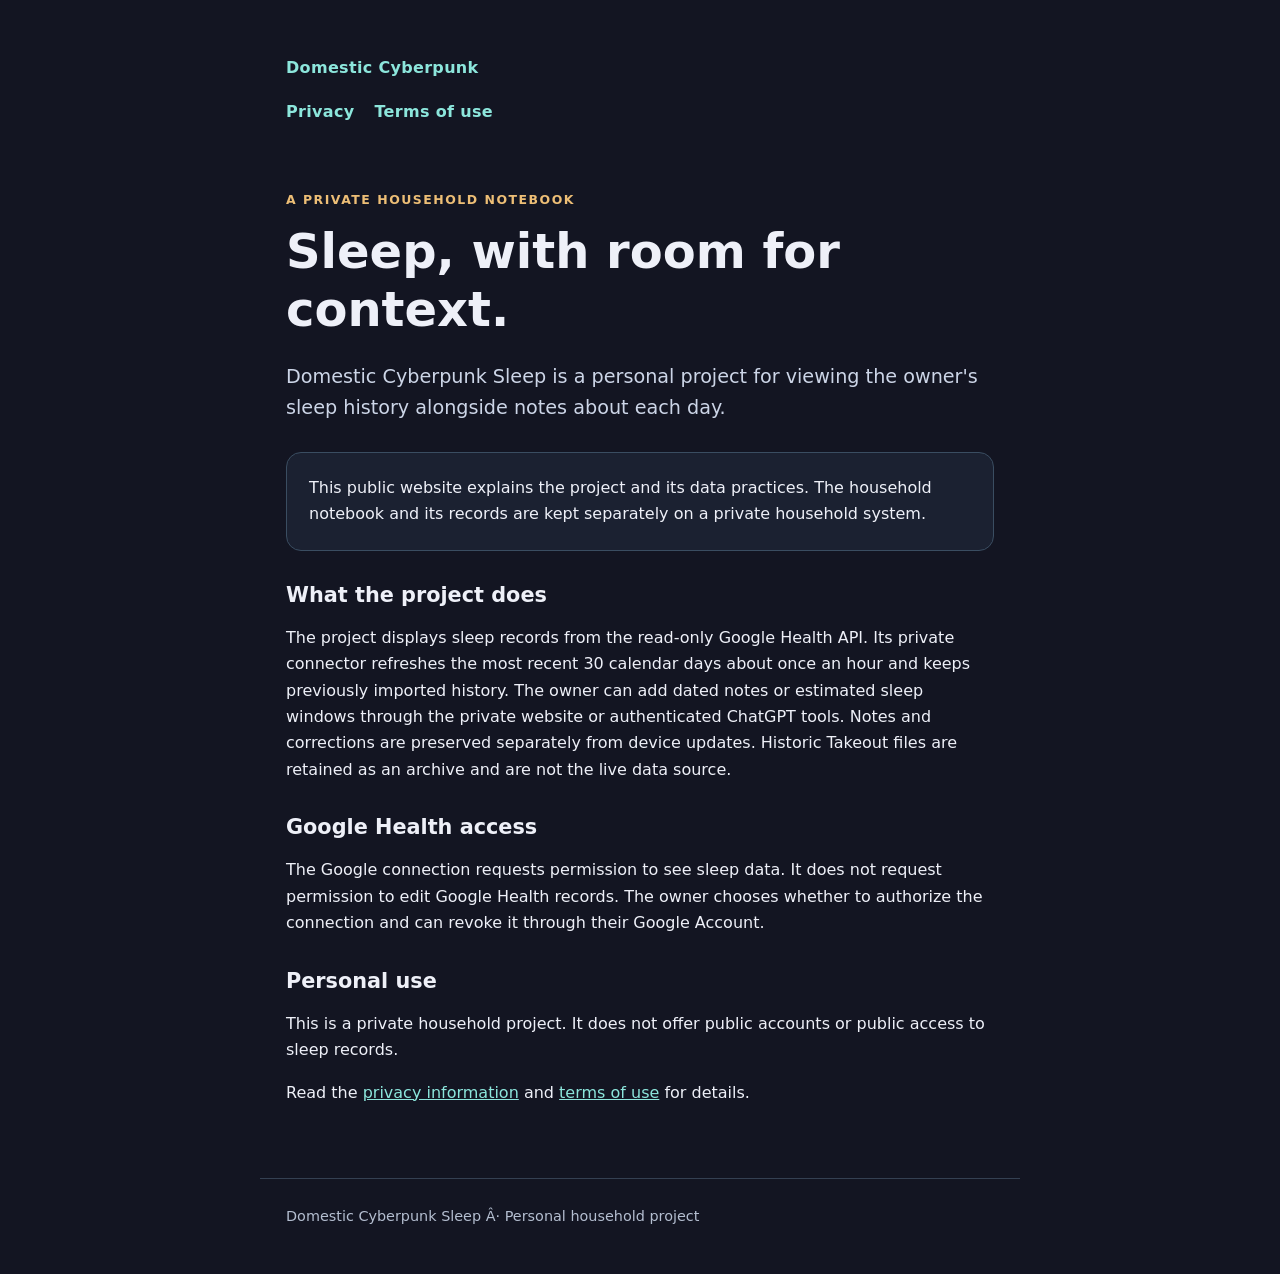
<file: index.html>
<!doctype html>
<html lang="en"><head><meta charset="utf-8"><meta name="viewport" content="width=device-width,initial-scale=1"><meta name="description" content="Information about Domestic Cyberpunk Sleep, a private household sleep notebook."><title>Domestic Cyberpunk Sleep</title><link rel="stylesheet" href="style.css"></head>
<body><header><a href="index.html">Domestic Cyberpunk</a><nav aria-label="Information pages"><a href="privacy.html">Privacy</a><a href="terms.html">Terms of use</a></nav></header><main>
<p class="eyebrow">A private household notebook</p><h1>Sleep, with room for context.</h1>
<p class="intro">Domestic Cyberpunk Sleep is a personal project for viewing the owner's sleep history alongside notes about each day.</p>
<div class="card"><p>This public website explains the project and its data practices. The household notebook and its records are kept separately on a private household system.</p></div>
<h2>What the project does</h2><p>The project displays sleep records from the read-only Google Health API. Its private connector refreshes the most recent 30 calendar days about once an hour and keeps previously imported history. The owner can add dated notes or estimated sleep windows through the private website or authenticated ChatGPT tools. Notes and corrections are preserved separately from device updates. Historic Takeout files are retained as an archive and are not the live data source.</p>
<h2>Google Health access</h2><p>The Google connection requests permission to see sleep data. It does not request permission to edit Google Health records. The owner chooses whether to authorize the connection and can revoke it through their Google Account.</p>
<h2>Personal use</h2><p>This is a private household project. It does not offer public accounts or public access to sleep records.</p>
<p>Read the <a href="privacy.html">privacy information</a> and <a href="terms.html">terms of use</a> for details.</p>
</main><footer>Domestic Cyberpunk Sleep Â· Personal household project</footer></body></html>
</file>
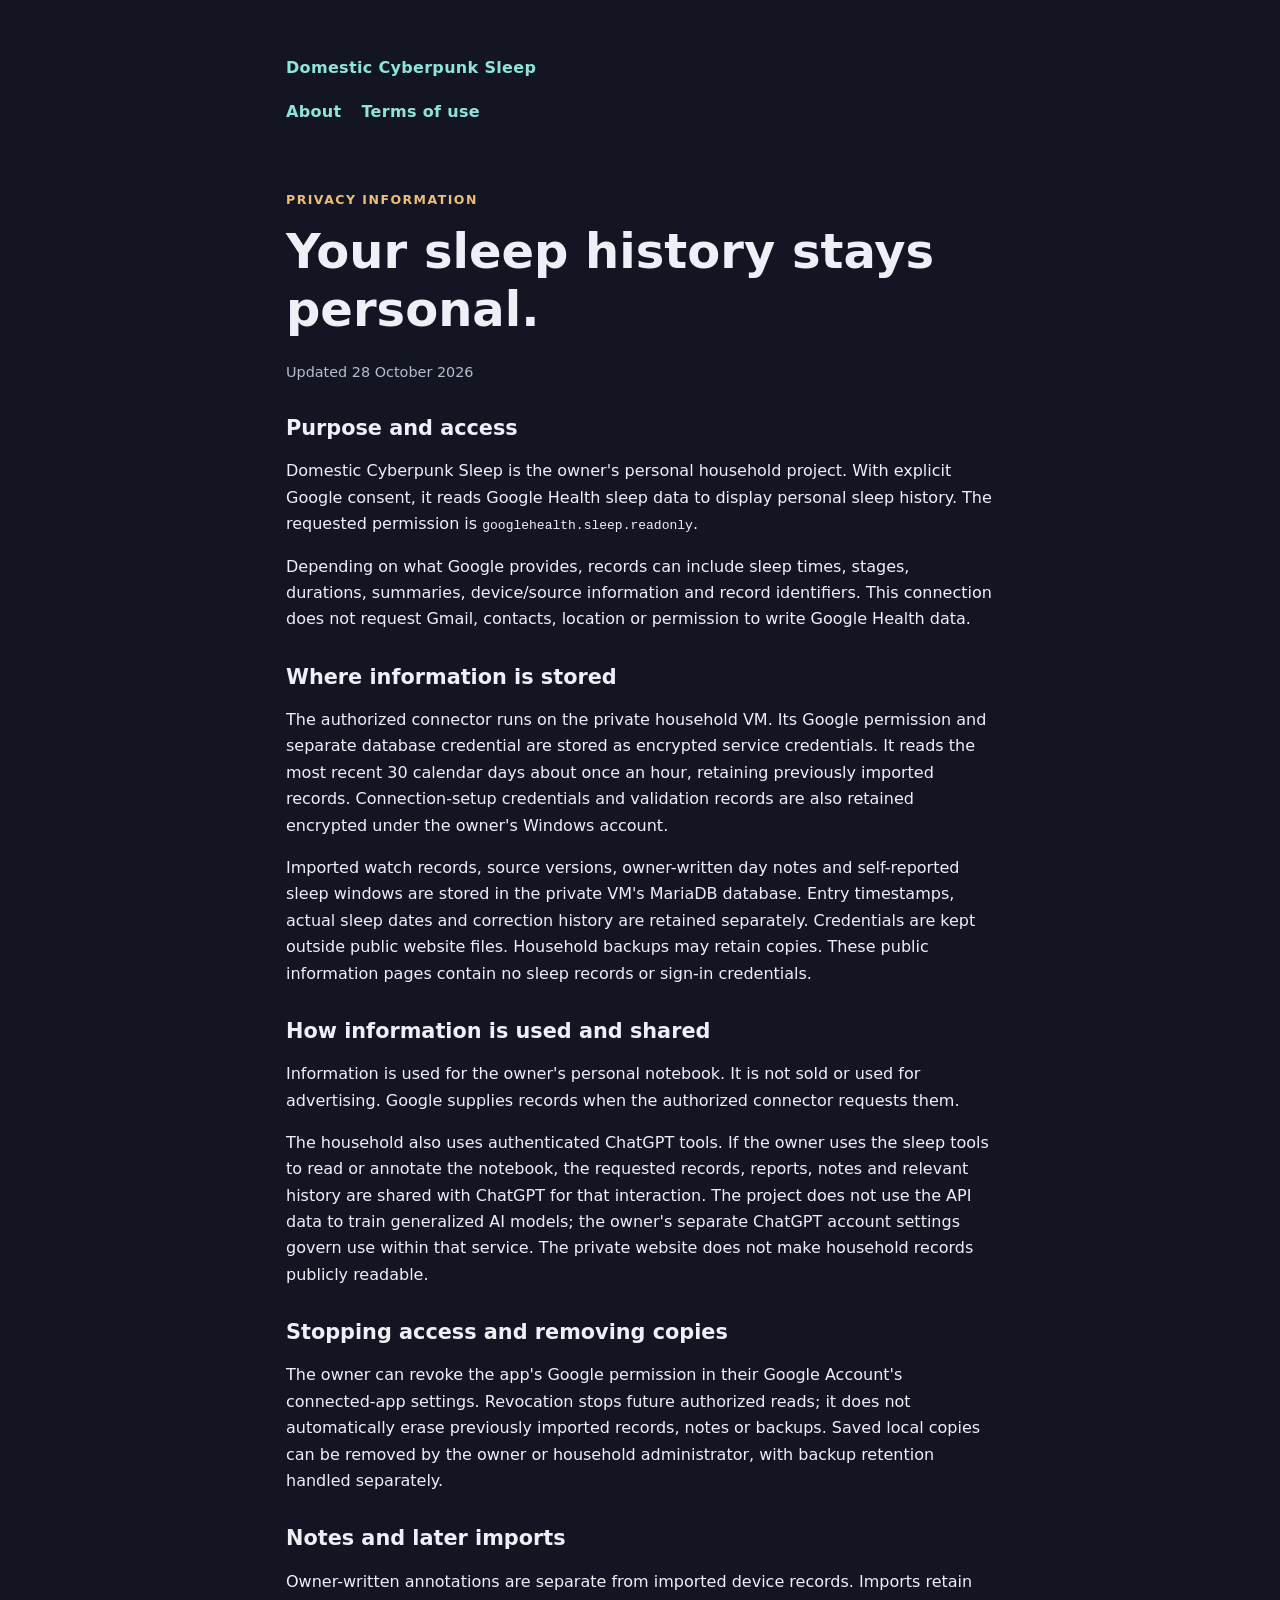
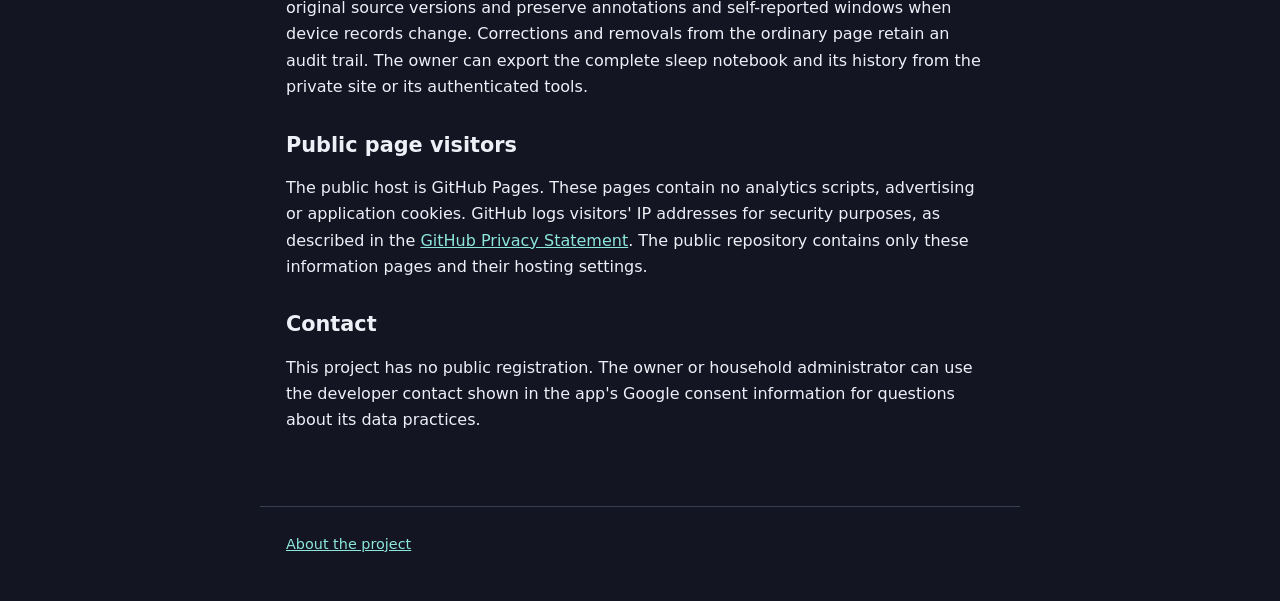
<file: privacy.html>
<!doctype html>
<html lang="en"><head><meta charset="utf-8"><meta name="viewport" content="width=device-width,initial-scale=1"><title>Privacy Â· Domestic Cyberpunk Sleep</title><link rel="stylesheet" href="style.css"></head>
<body><header><a href="index.html">Domestic Cyberpunk Sleep</a><nav aria-label="Information pages"><a href="index.html">About</a><a href="terms.html">Terms of use</a></nav></header><main>
<p class="eyebrow">Privacy information</p><h1>Your sleep history stays personal.</h1><p class="updated">Updated 28 October 2026</p>
<h2>Purpose and access</h2><p>Domestic Cyberpunk Sleep is the owner's personal household project. With explicit Google consent, it reads Google Health sleep data to display personal sleep history. The requested permission is <code>googlehealth.sleep.readonly</code>.</p>
<p>Depending on what Google provides, records can include sleep times, stages, durations, summaries, device/source information and record identifiers. This connection does not request Gmail, contacts, location or permission to write Google Health data.</p>
<h2>Where information is stored</h2><p>The authorized connector runs on the private household VM. Its Google permission and separate database credential are stored as encrypted service credentials. It reads the most recent 30 calendar days about once an hour, retaining previously imported records. Connection-setup credentials and validation records are also retained encrypted under the owner's Windows account.</p>
<p>Imported watch records, source versions, owner-written day notes and self-reported sleep windows are stored in the private VM's MariaDB database. Entry timestamps, actual sleep dates and correction history are retained separately. Credentials are kept outside public website files. Household backups may retain copies. These public information pages contain no sleep records or sign-in credentials.</p>
<h2>How information is used and shared</h2><p>Information is used for the owner's personal notebook. It is not sold or used for advertising. Google supplies records when the authorized connector requests them.</p>
<p>The household also uses authenticated ChatGPT tools. If the owner uses the sleep tools to read or annotate the notebook, the requested records, reports, notes and relevant history are shared with ChatGPT for that interaction. The project does not use the API data to train generalized AI models; the owner's separate ChatGPT account settings govern use within that service. The private website does not make household records publicly readable.</p>
<h2>Stopping access and removing copies</h2><p>The owner can revoke the app's Google permission in their Google Account's connected-app settings. Revocation stops future authorized reads; it does not automatically erase previously imported records, notes or backups. Saved local copies can be removed by the owner or household administrator, with backup retention handled separately.</p>
<h2>Notes and later imports</h2><p>Owner-written annotations are separate from imported device records. Imports retain original source versions and preserve annotations and self-reported windows when device records change. Corrections and removals from the ordinary page retain an audit trail. The owner can export the complete sleep notebook and its history from the private site or its authenticated tools.</p>
<h2>Public page visitors</h2><p>The public host is GitHub Pages. These pages contain no analytics scripts, advertising or application cookies. GitHub logs visitors' IP addresses for security purposes, as described in the <a href="https://docs.github.com/en/site-policy/privacy-policies/github-general-privacy-statement">GitHub Privacy Statement</a>. The public repository contains only these information pages and their hosting settings.</p>
<h2>Contact</h2><p>This project has no public registration. The owner or household administrator can use the developer contact shown in the app's Google consent information for questions about its data practices.</p>
</main><footer><a href="index.html">About the project</a></footer></body></html>
</file>
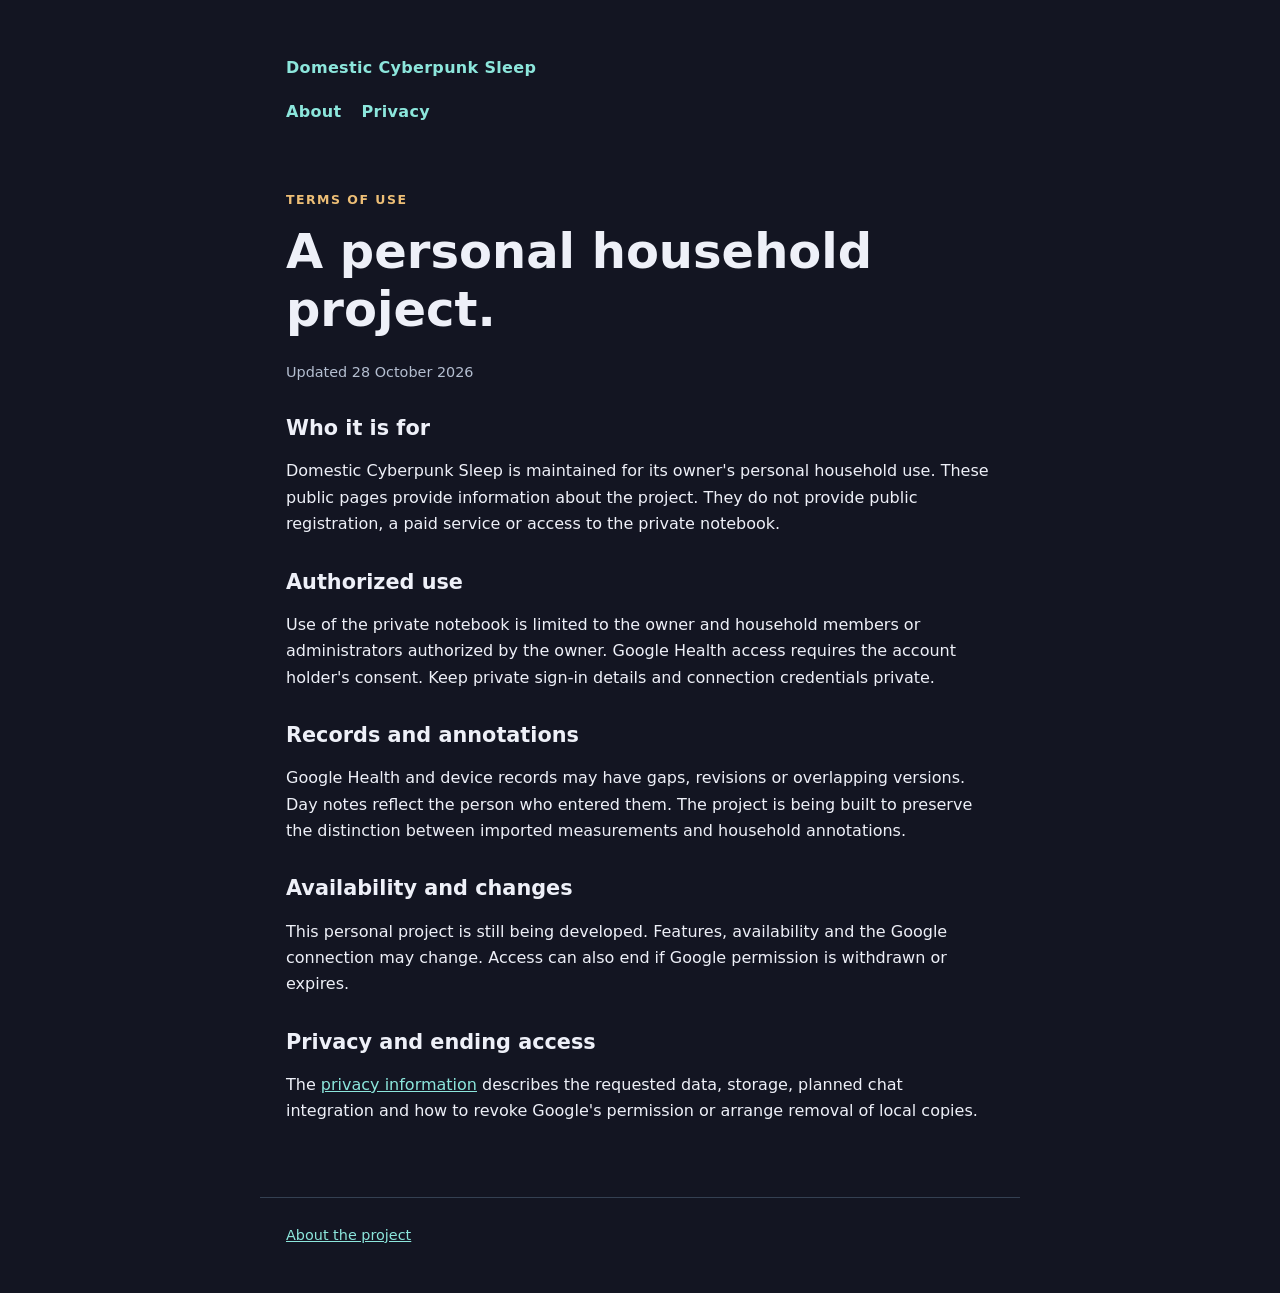
<file: terms.html>
<!doctype html>
<html lang="en"><head><meta charset="utf-8"><meta name="viewport" content="width=device-width,initial-scale=1"><title>Terms of use · Domestic Cyberpunk Sleep</title><link rel="stylesheet" href="style.css"></head>
<body><header><a href="index.html">Domestic Cyberpunk Sleep</a><nav aria-label="Information pages"><a href="index.html">About</a><a href="privacy.html">Privacy</a></nav></header><main>
<p class="eyebrow">Terms of use</p><h1>A personal household project.</h1><p class="updated">Updated 28 October 2026</p>
<h2>Who it is for</h2><p>Domestic Cyberpunk Sleep is maintained for its owner's personal household use. These public pages provide information about the project. They do not provide public registration, a paid service or access to the private notebook.</p>
<h2>Authorized use</h2><p>Use of the private notebook is limited to the owner and household members or administrators authorized by the owner. Google Health access requires the account holder's consent. Keep private sign-in details and connection credentials private.</p>
<h2>Records and annotations</h2><p>Google Health and device records may have gaps, revisions or overlapping versions. Day notes reflect the person who entered them. The project is being built to preserve the distinction between imported measurements and household annotations.</p>
<h2>Availability and changes</h2><p>This personal project is still being developed. Features, availability and the Google connection may change. Access can also end if Google permission is withdrawn or expires.</p>
<h2>Privacy and ending access</h2><p>The <a href="privacy.html">privacy information</a> describes the requested data, storage, planned chat integration and how to revoke Google's permission or arrange removal of local copies.</p>
</main><footer><a href="index.html">About the project</a></footer></body></html>
</file>
<file: style.css>
:root{color-scheme:dark;font-family:system-ui,sans-serif;background:#131522;color:#eef0f8;line-height:1.65}*{box-sizing:border-box}body{margin:0}main,header,footer{max-width:760px;margin:auto;padding:26px}header{padding-top:55px}header a{font-weight:750;letter-spacing:.02em;text-decoration:none}a{color:#8ce6dc}a:focus-visible{outline:3px solid #edbe76;outline-offset:5px}nav{display:flex;gap:20px;flex-wrap:wrap;margin-top:18px}h1,h2{line-height:1.2}h1{font-size:clamp(2rem,6vw,3rem);margin:12px 0 22px}h2{font-size:1.3rem;margin-top:32px}.eyebrow{color:#edbe76;letter-spacing:.12em;text-transform:uppercase;font-size:.78rem;font-weight:700}.intro{font-size:1.2rem;color:#ccd5e7}.card{border:1px solid #3a4d61;border-radius:15px;padding:22px;background:#1b2131;margin:28px 0}.card p{margin:0}footer{border-top:1px solid #344052;color:#b4bed0;font-size:.9rem;margin-top:30px;padding-bottom:45px}.updated{color:#b4bed0;font-size:.9rem}li{margin-bottom:8px}
</file>
